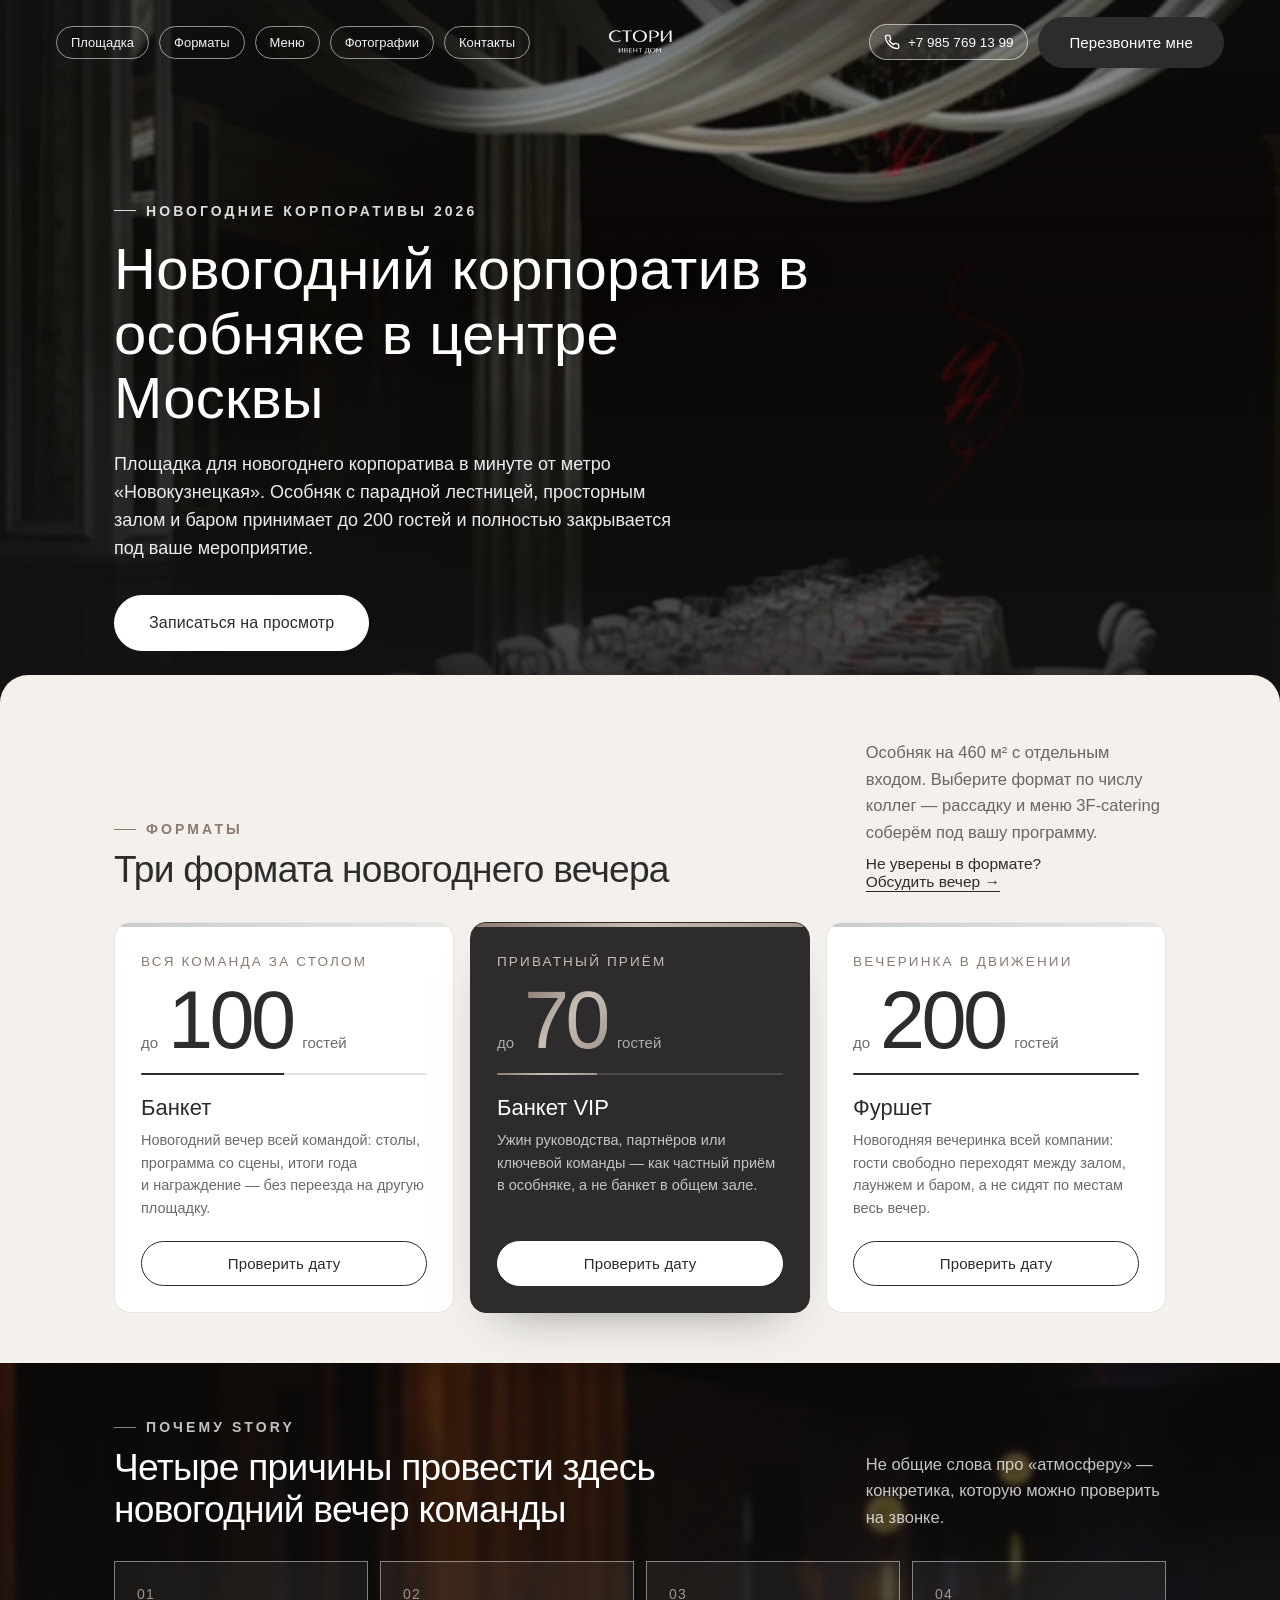
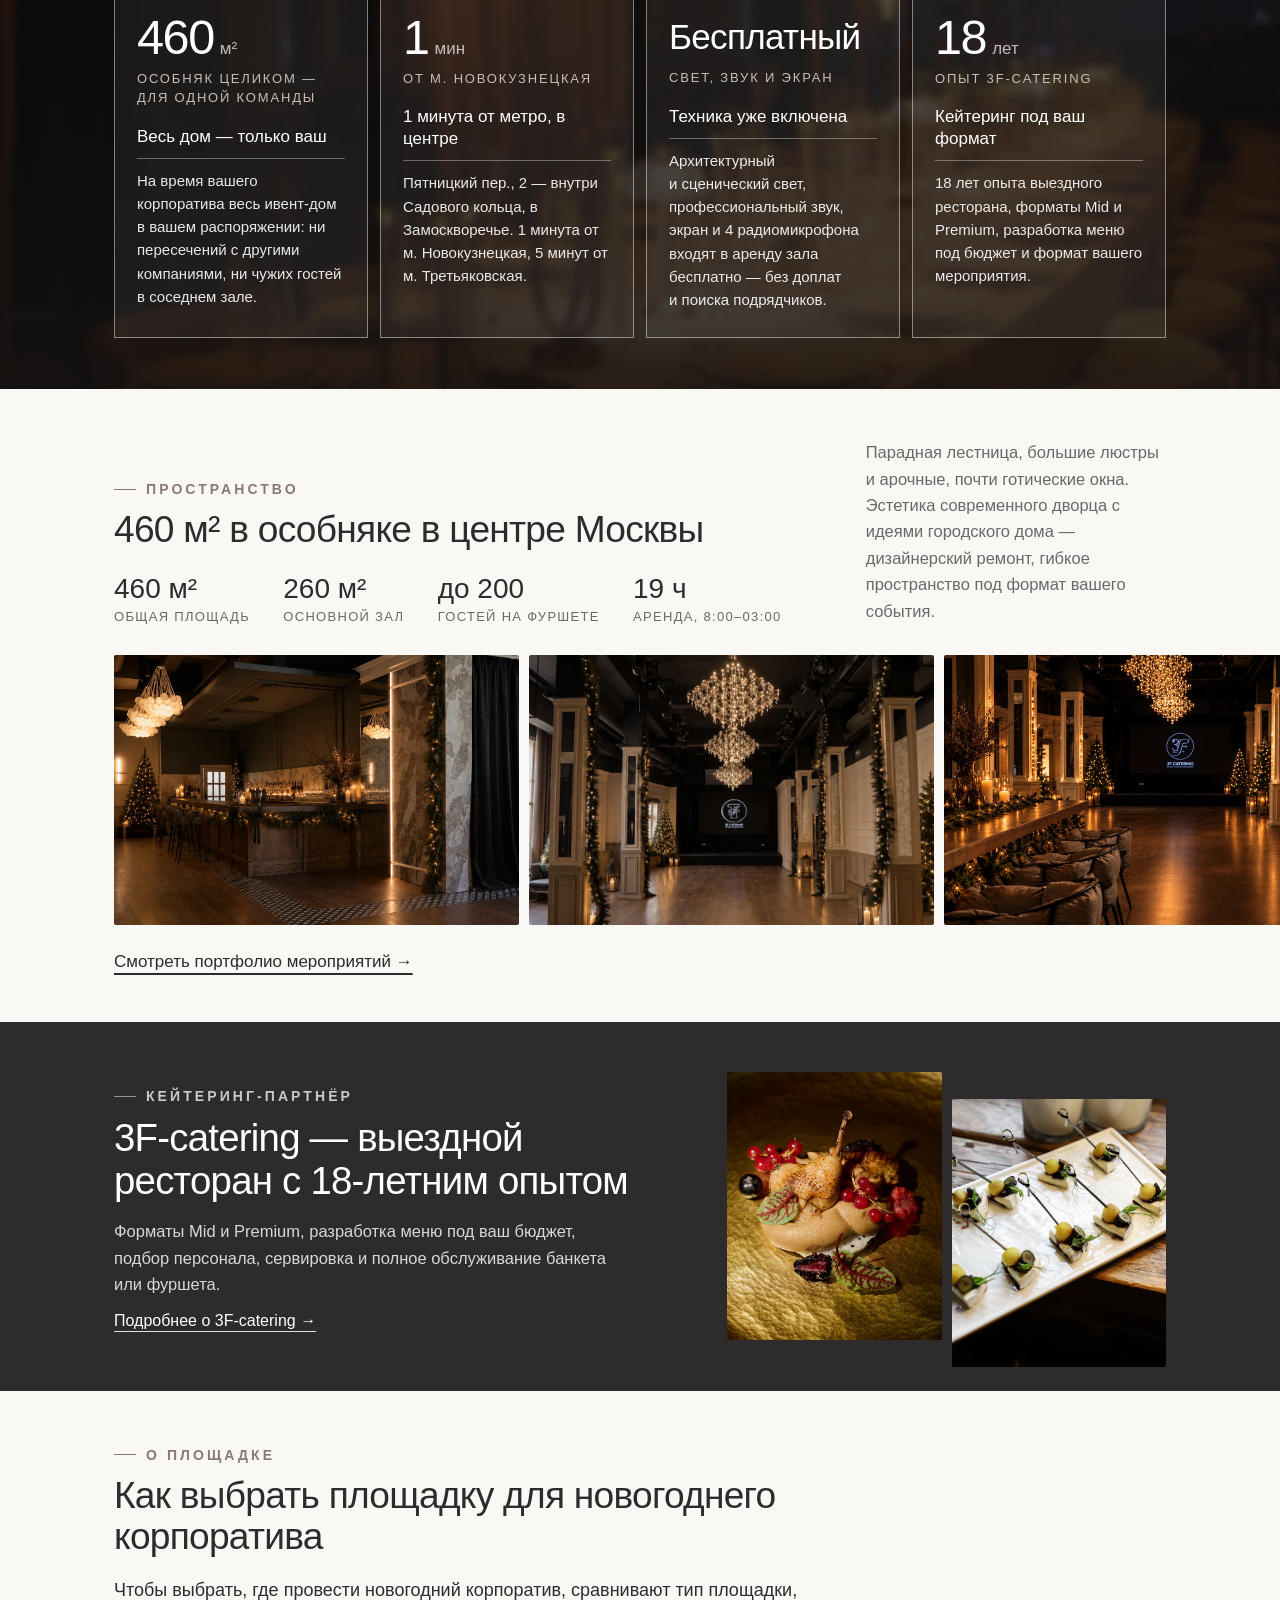
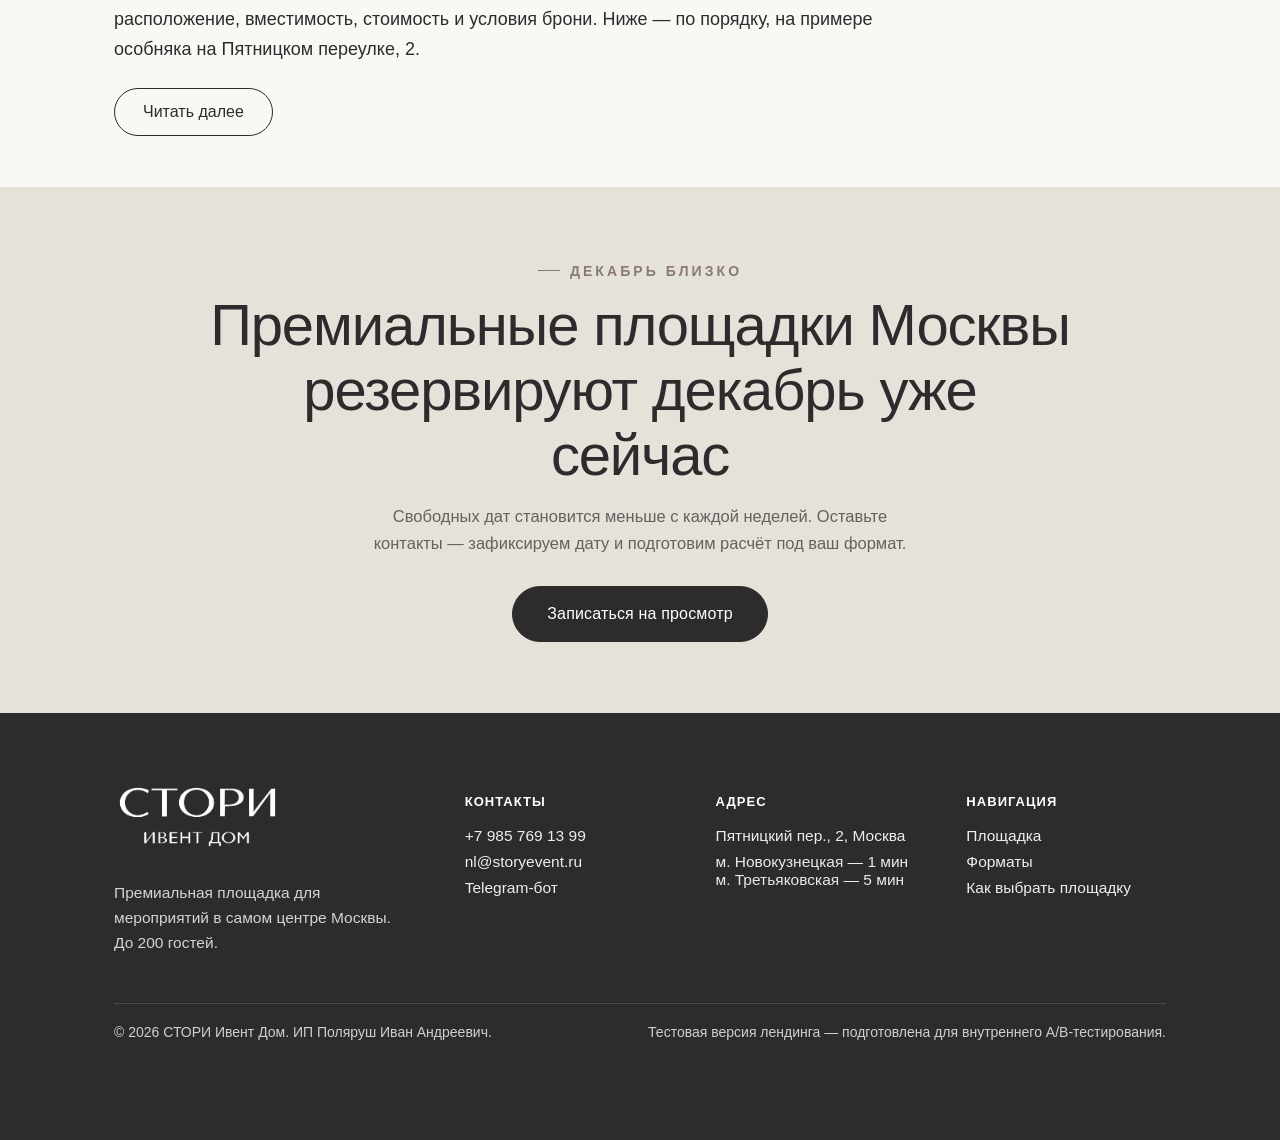
<file: index.html>
<!DOCTYPE html>
<html lang="ru">
<head>
<meta charset="UTF-8">
<meta name="viewport" content="width=device-width, initial-scale=1, viewport-fit=cover">
<title>Новогодний корпоратив в Story Event Hall — площадка в центре Москвы</title>
<meta name="description" content="Новогодний корпоратив в особняке у м. Новокузнецкая: банкет до 100, VIP до 70, фуршет до 200 гостей. Весь дом — только для вашей команды. Запись на просмотр.">
<meta property="og:title" content="Новогодний корпоратив в Story Event Hall">
<meta property="og:description" content="Премиальная площадка в центре Москвы для новогодних корпоративов. До 200 гостей, техника включена, прозрачная смета.">
<meta property="og:type" content="website">
<meta property="og:locale" content="ru_RU">
<meta property="og:site_name" content="СТОРИ Ивент Дом">
<meta property="og:url" content="https://trapanuer-ww.github.io/story-eventhome-ny-v1/">
<meta property="og:image" content="https://trapanuer-ww.github.io/story-eventhome-ny-v1/assets/img/hero-poster.jpg">
<meta property="og:image:width" content="1920">
<meta property="og:image:height" content="1080">
<meta property="og:image:alt" content="Особняк Story Event Hall в центре Москвы — зал для новогоднего корпоратива">
<meta name="twitter:card" content="summary_large_image">
<meta name="robots" content="noindex">
<link rel="icon" href="data:,">
<link rel="preload" as="video" href="assets/video/hero-mobile.mp4" type="video/mp4" media="(max-width: 760px)">
<link rel="preconnect" href="https://fonts.googleapis.com">
<link rel="preconnect" href="https://fonts.gstatic.com" crossorigin>
<link rel="stylesheet" href="https://fonts.googleapis.com/css2?family=Inter:wght@400;500;600&display=swap">
<link rel="stylesheet" href="css/style.css">
<link rel="stylesheet" href="css/b24-forms.css">
<noscript>
  <style>
    .hero-intro{ display:none !important; }
    .hero-inner{ opacity:1 !important; transform:none !important; pointer-events:auto !important; }
  </style>
</noscript>
</head>
<body>

<a class="skip-link" href="#main">Перейти к содержанию</a>

<!-- ================= HEADER ================= -->
<header class="site-header" id="siteHeader">
  <div class="header-grid">
    <!-- Гамбургер: только ниже 1180px, где .main-nav скрыта -->
    <button class="nav-burger" id="navBurger" type="button" aria-label="Меню" aria-expanded="false" aria-controls="mobileNav">
      <span></span><span></span><span></span>
    </button>
    <nav class="main-nav" aria-label="Основная навигация">
      <ul>
        <li><a class="nav-link" href="#space" data-track-nav="space">Площадка</a></li>
        <li><a class="nav-link" href="#formats" data-track-nav="formats">Форматы</a></li>
        <li><a class="nav-link" href="#catering" data-track-nav="menu">Меню</a></li>
        <li><a class="nav-link" href="#gallery" data-track-nav="cases">Фотографии</a></li>
        <li><a class="nav-link" href="#contacts" data-track-nav="contacts">Контакты</a></li>
      </ul>
    </nav>

    <div class="header-right-group">
      <div class="header-right">
        <a class="phone-link" href="tel:+79857691399" data-track="phone_click" data-track-place="header">
          <svg viewBox="0 0 24 24" fill="none" stroke="currentColor" stroke-width="2"><path d="M22 16.92v3a2 2 0 0 1-2.18 2 19.79 19.79 0 0 1-8.63-3.07 19.5 19.5 0 0 1-6-6 19.79 19.79 0 0 1-3.07-8.67A2 2 0 0 1 4.11 2h3a2 2 0 0 1 2 1.72c.127.96.361 1.903.7 2.81a2 2 0 0 1-.45 2.11L8.09 9.91a16 16 0 0 0 6 6l1.27-1.27a2 2 0 0 1 2.11-.45c.907.339 1.85.573 2.81.7A2 2 0 0 1 22 16.92z"/></svg>
          <span>+7 985 769 13 99</span>
        </a>
        <button class="btn btn-primary" data-open-form data-form-preset="callback" data-track="callback_open" data-track-place="header">Перезвоните мне</button>
      </div>

      <a href="https://storyevent.ru/" class="logo" aria-label="СТОРИ Ивент Дом — на сайт storyevent.ru">
        <img src="assets/img/2.png" alt="СТОРИ Ивент Дом" width="72" height="40">
      </a>
    </div>
  </div>

  <!-- Мобильное меню: те же пункты, что в .main-nav, плюс телефон -->
  <nav class="mobile-nav" id="mobileNav" aria-label="Меню" hidden>
    <ul>
      <li><a href="#space" data-track-nav="space">Площадка</a></li>
      <li><a href="#formats" data-track-nav="formats">Форматы</a></li>
      <li><a href="#catering" data-track-nav="menu">Меню</a></li>
      <li><a href="#gallery" data-track-nav="cases">Фотографии</a></li>
      <li><a href="#contacts" data-track-nav="contacts">Контакты</a></li>
    </ul>
    <a class="mobile-nav-phone" href="tel:+79857691399" data-track="phone_click" data-track-place="mobile_menu">
      <svg viewBox="0 0 24 24" fill="none" stroke="currentColor" stroke-width="2"><path d="M22 16.92v3a2 2 0 0 1-2.18 2 19.79 19.79 0 0 1-8.63-3.07 19.5 19.5 0 0 1-6-6 19.79 19.79 0 0 1-3.07-8.67A2 2 0 0 1 4.11 2h3a2 2 0 0 1 2 1.72c.127.96.361 1.903.7 2.81a2 2 0 0 1-.45 2.11L8.09 9.91a16 16 0 0 0 6 6l1.27-1.27a2 2 0 0 1 2.11-.45c.907.339 1.85.573 2.81.7A2 2 0 0 1 22 16.92z"/></svg>
      +7 985 769 13 99
    </a>
  </nav>
</header>

<main id="main">

  <!-- ================= HERO ================= -->
  <section class="hero" id="hero" data-section="hero">
    <div class="hero-media">
      <video id="heroVideo" autoplay muted loop playsinline preload="auto" poster="assets/img/hero-poster.jpg" aria-hidden="true">
        <source src="assets/video/hero-mobile.mp4" type="video/mp4" media="(max-width: 760px)">
        <source src="assets/video/hero.mp4" type="video/mp4">
      </video>
    </div>
    <div class="hero-overlay"></div>
    <div class="hero-intro" id="heroIntro" aria-hidden="true">
      <span class="hero-intro-word" id="heroIntroWord">Story</span>
    </div>
    <div class="hero-content">
      <div class="container">
        <div class="hero-inner">
          <p class="eyebrow hero-eyebrow">Новогодние корпоративы 2026</p>
          <h1 class="hero-title" id="heroTitle" data-hook-moderate="Новогодний корпоратив в особняке в центре Москвы" data-hook-literary="Ощущение собственного особняка в центре Москвы — для новогоднего вечера вашей команды">Новогодний корпоратив в особняке в центре Москвы</h1>
          <p class="hero-body">Площадка для новогоднего корпоратива в&nbsp;минуте от&nbsp;метро «Новокузнецкая». Особняк с&nbsp;парадной лестницей, просторным залом и&nbsp;баром принимает до&nbsp;200 гостей и&nbsp;полностью закрывается под ваше мероприятие.</p>
          <div class="hero-actions">
            <button class="btn btn-light btn-lg" data-open-form data-form-preset="viewing" data-track="viewing_open" data-track-place="hero">Записаться на просмотр</button>
          </div>
        </div>
      </div>
    </div>
  </section>

  <!-- ================= FORMATS (компактная сцена: ~65% окна) ================= -->
  <section class="sc sc--sheet sc--alt" id="formats" data-section="formats">
    <div class="container">
      <div class="sc-head">
        <div>
          <p class="eyebrow rv">Форматы</p>
          <h2 class="sc-title rv">Три формата новогоднего вечера</h2>
        </div>
        <div class="sc-side rv">
          <p class="sc-lead">Особняк на&nbsp;460&nbsp;м² с&nbsp;отдельным входом. Выберите формат по&nbsp;числу коллег&nbsp;— рассадку и&nbsp;меню 3F-catering соберём под вашу программу.</p>
          <p class="fmt-help">Не&nbsp;уверены в&nbsp;формате? <button type="button" data-open-form data-form-preset="unsure" data-track="format_cta_click" data-track-place="formats_unsure">Обсудить вечер&nbsp;→</button></p>
        </div>
      </div>
      <ul class="fmt-grid rv">
        <li class="fmt-card">
          <div class="fmt-line" aria-hidden="true"></div>
          <div class="fmt-body">
            <p class="fmt-role">Вся команда за&nbsp;столом</p>
            <p class="fmt-cap"><span class="fmt-pre">до</span><span class="fmt-num">100</span><span class="fmt-unit">гостей</span></p>
            <div class="fmt-scale" style="--fill:50%" aria-hidden="true"><i></i></div>
            <h3 class="fmt-name">Банкет</h3>
            <p class="fmt-text">Новогодний вечер всей командой: столы, программа со&nbsp;сцены, итоги года и&nbsp;награждение&nbsp;— без переезда на&nbsp;другую площадку.</p>
            <button type="button" class="fmt-cta" data-open-form data-form-preset="banquet" data-track="format_cta_click" data-track-place="formats_banquet">Проверить дату</button>
          </div>
        </li>
        <li class="fmt-card fmt-card--vip">
          <div class="fmt-line" aria-hidden="true"></div>
          <div class="fmt-body">
            <p class="fmt-role">Приватный приём</p>
            <p class="fmt-cap"><span class="fmt-pre">до</span><span class="fmt-num">70</span><span class="fmt-unit">гостей</span></p>
            <div class="fmt-scale" style="--fill:35%" aria-hidden="true"><i></i></div>
            <h3 class="fmt-name">Банкет VIP</h3>
            <p class="fmt-text">Ужин руководства, партнёров или ключевой команды&nbsp;— как частный приём в&nbsp;особняке, а&nbsp;не&nbsp;банкет в&nbsp;общем зале.</p>
            <button type="button" class="fmt-cta" data-open-form data-form-preset="vip" data-track="format_cta_click" data-track-place="formats_vip">Проверить дату</button>
          </div>
        </li>
        <li class="fmt-card">
          <div class="fmt-line" aria-hidden="true"></div>
          <div class="fmt-body">
            <p class="fmt-role">Вечеринка в&nbsp;движении</p>
            <p class="fmt-cap"><span class="fmt-pre">до</span><span class="fmt-num">200</span><span class="fmt-unit">гостей</span></p>
            <div class="fmt-scale" style="--fill:100%" aria-hidden="true"><i></i></div>
            <h3 class="fmt-name">Фуршет</h3>
            <p class="fmt-text">Новогодняя вечеринка всей компании: гости свободно переходят между залом, лаунжем и&nbsp;баром, а&nbsp;не&nbsp;сидят по&nbsp;местам весь вечер.</p>
            <button type="button" class="fmt-cta" data-open-form data-form-preset="buffet" data-track="format_cta_click" data-track-place="formats_buffet">Проверить дату</button>
          </div>
        </li>
      </ul>
    </div>
  </section>

  <!-- ================= WHY (компактная сцена: ~65% окна) ================= -->
  <section class="sc sc--dark why" id="why" data-section="why">
    <div class="why-bg" aria-hidden="true">
      <img src="assets/img/story-space-bg.webp" alt="" loading="lazy">
    </div>
    <div class="container">
      <div class="sc-head">
        <div>
          <p class="eyebrow rv">Почему Story</p>
          <h2 class="sc-title rv">Четыре причины провести здесь новогодний вечер команды</h2>
        </div>
        <p class="sc-lead rv">Не общие слова про «атмосферу» — конкретика, которую можно проверить на звонке.</p>
      </div>
      <div class="why-grid rv">
        <article class="why-card">
          <div class="why-top"><span class="num">01</span><div class="why-stat"><span class="why-stat-val">460</span><span class="why-stat-unit">м²</span></div></div>
          <div class="why-stat-lab">особняк целиком — для одной команды</div>
          <h3>Весь дом — только ваш</h3>
          <p>На время вашего корпоратива весь ивент-дом в вашем распоряжении: ни пересечений с другими компаниями, ни чужих гостей в соседнем зале.</p>
        </article>
        <article class="why-card">
          <div class="why-top"><span class="num">02</span><div class="why-stat"><span class="why-stat-val">1</span><span class="why-stat-unit">мин</span></div></div>
          <div class="why-stat-lab">от м. Новокузнецкая</div>
          <h3>1 минута от метро, в центре</h3>
          <p>Пятницкий пер., 2 — внутри Садового кольца, в Замоскворечье. 1 минута от м. Новокузнецкая, 5 минут от м. Третьяковская.</p>
        </article>
        <article class="why-card">
          <div class="why-top"><span class="num">03</span><div class="why-stat"><span class="why-stat-val why-stat-val--word">Бесплатный</span></div></div>
          <div class="why-stat-lab">свет, звук и экран</div>
          <h3>Техника уже включена</h3>
          <p>Архитектурный и&nbsp;сценический свет, профессиональный звук, экран и&nbsp;4&nbsp;радиомикрофона входят в&nbsp;аренду зала бесплатно&nbsp;— без доплат и&nbsp;поиска подрядчиков.</p>
        </article>
        <article class="why-card">
          <div class="why-top"><span class="num">04</span><div class="why-stat"><span class="why-stat-val">18</span><span class="why-stat-unit">лет</span></div></div>
          <div class="why-stat-lab">опыт 3F-catering</div>
          <h3>Кейтеринг под ваш формат</h3>
          <p>18 лет опыта выездного ресторана, форматы Mid и Premium, разработка меню под бюджет и формат вашего мероприятия.</p>
        </article>
      </div>
    </div>
  </section>

  <!-- ================= SPACE (компактная сцена: ~70% окна, лента с подглядыванием) ================= -->
  <section class="sc sc--light" id="space" data-section="space">
    <div class="container">
      <div class="sc-head">
        <div>
          <p class="eyebrow rv">Пространство</p>
          <h2 class="sc-title rv">460 м² в особняке в центре Москвы</h2>
          <ul class="space-meta rv">
            <li><b>460 м²</b><span>Общая площадь</span></li>
            <li><b>260 м²</b><span>Основной зал</span></li>
            <li><b>до 200</b><span>Гостей на фуршете</span></li>
            <li><b>19 ч</b><span>Аренда, 8:00–03:00</span></li>
          </ul>
        </div>
        <p class="sc-lead rv">Парадная лестница, большие люстры и арочные, почти готические окна. Эстетика современного дворца с идеями городского дома — дизайнерский ремонт, гибкое пространство под формат вашего события.</p>
      </div>
    </div>
    <div class="gallery-track rv" id="gallery" tabindex="0" aria-label="Фотографии пространства, листайте по горизонтали">
        <a href="assets/img/ny-bar-optimized.webp" data-lightbox><img src="assets/img/ny-bar-optimized.webp" alt="Барная зона в новогоднем оформлении" loading="lazy" width="540" height="360"></a>
        <a href="assets/img/ny-glavny-zal-optimized.webp" data-lightbox><img src="assets/img/ny-glavny-zal-optimized.webp" alt="Главный зал с люстрами и экраном" loading="lazy" width="540" height="360"></a>
        <a href="assets/img/ny-barnaya-zona-optimized.webp" data-lightbox><img src="assets/img/ny-barnaya-zona-optimized.webp" alt="Барная стойка и кресла, вид на сцену" loading="lazy" width="540" height="360"></a>
        <a href="assets/img/ny-vhod-elka-optimized.webp" data-lightbox><img src="assets/img/ny-vhod-elka-optimized.webp" alt="Вход в зал, ёлка с подарками" loading="lazy" width="540" height="360"></a>
        <a href="assets/img/ny-kamin-optimized.webp" data-lightbox><img src="assets/img/ny-kamin-optimized.webp" alt="Камин и зона отдыха у окна" loading="lazy" width="540" height="360"></a>
        <a href="assets/img/ny-arochnoe-okno-optimized.webp" data-lightbox><img src="assets/img/ny-arochnoe-okno-optimized.webp" alt="Арочное окно с кованой решёткой" loading="lazy" width="540" height="360"></a>
        <a href="assets/img/ny-terrasa-optimized.webp" data-lightbox><img src="assets/img/ny-terrasa-optimized.webp" alt="Выход на террасу, зимний вид во двор" loading="lazy" width="540" height="360"></a>
    </div>
    <div class="container">
      <p class="sp-more rv"><a class="sp-link" href="https://storyevent.ru/portfolio/" target="_blank" rel="noopener">Смотреть портфолио мероприятий →</a></p>
    </div>
  </section>

  <!-- ================= CATERING (компактная сцена: ~50% окна) ================= -->
  <section class="sc sc--dark" id="catering" data-section="catering">
    <div class="container">
      <div class="cat-grid">
        <div class="cat-copy">
          <p class="eyebrow rv">Кейтеринг-партнёр</p>
          <h2 class="sc-title rv">3F-catering — выездной ресторан с 18-летним опытом</h2>
          <p class="cat-text rv">Форматы Mid и Premium, разработка меню под ваш бюджет, подбор персонала, сервировка и полное обслуживание банкета или фуршета.</p>
          <p class="rv"><a class="cat-link" href="https://3f-catering.ru/" target="_blank" rel="noopener">Подробнее о 3F-catering →</a></p>
        </div>
        <div class="cat-photos rv">
          <img src="assets/img/menu-banket-optimized.webp" alt="Банкетное меню" loading="lazy" width="300" height="400">
          <img src="assets/img/menu-furshet-optimized.webp" alt="Фуршетное меню" loading="lazy" width="300" height="400">
        </div>
      </div>
    </div>
  </section>

  <!-- ================= GUIDE: SEO-блок «Как выбрать площадку» (вводный абзац + «Читать далее», текст целиком в HTML) ================= -->
  <section class="sc sc--light gd" id="guide" data-section="guide" aria-labelledby="guideTitle">
    <div class="container">
      <div class="gd-head">
        <p class="eyebrow rv">О площадке</p>
        <h2 class="sc-title rv" id="guideTitle">Как выбрать площадку для новогоднего корпоратива</h2>
        <p class="gd-intro rv">Чтобы выбрать, где провести новогодний корпоратив, сравнивают тип площадки, расположение, вместимость, стоимость и&nbsp;условия брони. Ниже&nbsp;— по&nbsp;порядку, на&nbsp;примере особняка на&nbsp;Пятницком переулке, 2.</p>
      </div>
      <details class="gd-more rv">
        <summary><span class="gd-open">Читать далее</span><span class="gd-close">Свернуть</span></summary>
        <div class="gd-body">
          <h3>Где провести новогодний корпоратив</h3>
          <p>Обычно выбирают из&nbsp;трёх вариантов: ресторан, банкетный зал или отдельная площадка. В&nbsp;ресторане обычно проще с&nbsp;едой, но не&nbsp;всегда можно закрыть зал целиком. Банкетный зал даёт больше места под программу и&nbsp;сцену. Отдельная площадка, как наш особняк, на&nbsp;вечер целиком достаётся одной компании: не&nbsp;нужно оглядываться на&nbsp;чужих гостей, можно выступать со&nbsp;сцены и&nbsp;свободно ходить между залами. Выбор зависит от&nbsp;числа гостей, программы и&nbsp;от&nbsp;того, насколько важна закрытость вечера.</p>

          <h3>Корпоратив в центре Москвы</h3>
          <p>Особняк стоит на&nbsp;Пятницком переулке, 2, в&nbsp;Замоскворечье, внутри Садового кольца. От&nbsp;метро «Новокузнецкая»&nbsp;— 1 минута пешком, от&nbsp;«Третьяковской»&nbsp;— 5 минут. Это удобно, если гости едут после работы: до&nbsp;зала можно дойти от&nbsp;метро пешком.</p>

          <h3>Сколько стоит корпоратив</h3>
          <p>Стоимость складывается из&nbsp;двух частей: аренды зала и&nbsp;кейтеринга. Аренда зависит от&nbsp;дня недели: с&nbsp;воскресенья по&nbsp;среду она ниже, чем в&nbsp;остальные дни. Кейтеринг считается за&nbsp;каждого гостя и&nbsp;зависит от&nbsp;формата (банкет или фуршет) и&nbsp;уровня меню: у&nbsp;партнёра 3F-catering это Mid и&nbsp;Premium. Звук, экран 3520&nbsp;×&nbsp;2080 и&nbsp;4&nbsp;микрофона уже входят в&nbsp;аренду. Итоговая сумма зависит от&nbsp;даты, числа гостей и&nbsp;меню, поэтому точный расчёт мы делаем под ваш формат.</p>

          <h3>Банкетный зал для корпоратива: на что смотреть</h3>
          <p>Сначала проверьте вместимость именно в&nbsp;вашем формате: у&nbsp;нас банкет рассчитан на&nbsp;100 гостей, VIP-ужин&nbsp;— на&nbsp;70, фуршет&nbsp;— на&nbsp;200. Общая площадь особняка&nbsp;— 460&nbsp;м², основной зал&nbsp;— 260&nbsp;м². Для программы со&nbsp;сцены важны звук, экран и&nbsp;микрофоны: они уже в&nbsp;аренде. На&nbsp;просмотре стоит попросить показать, как расставят столы и&nbsp;где будет сцена.</p>

          <h3>Площадка на новогодний корпоратив: что проверить до брони</h3>
          <p>Уточните даты: свободные дни в&nbsp;декабре зависят от&nbsp;того, как рано вы обратились, а&nbsp;цена&nbsp;— от&nbsp;дня недели. Узнайте, сколько времени даётся на&nbsp;аренду: у&nbsp;нас 19 часов, с&nbsp;8:00 до&nbsp;03:00, в&nbsp;них входят подготовка и&nbsp;сам вечер. Спросите, будет ли в&nbsp;доме кто-то ещё: в&nbsp;день вашего праздника у&nbsp;нас нет других компаний и&nbsp;чужих гостей, вход в&nbsp;особняк отдельный. И&nbsp;выясните, кто готовит еду: меню ведёт партнёр 3F-catering, на&nbsp;рынке 18 лет, он&nbsp;же присылает официантов и&nbsp;накрывает столы.</p>

          <p class="gd-cta"><button type="button" class="btn btn-primary" data-open-form data-form-preset="viewing" data-track="viewing_open" data-track-place="guide">Записаться на просмотр</button></p>
        </div>
      </details>
    </div>
  </section>

  <!-- ================= FINAL CTA (компактная сцена: ~55% окна) ================= -->
  <section class="sc sc--sand sc--final" id="final" data-section="final">
    <div class="container">
      <p class="eyebrow rv">Декабрь близко</p>
      <h2 class="sc-title sc-title--xl rv">Премиальные площадки Москвы резервируют декабрь уже сейчас</h2>
      <p class="sc-lead rv">Свободных дат становится меньше с каждой неделей. Оставьте контакты — зафиксируем дату и подготовим расчёт под ваш формат.</p>
      <div class="sc-actions rv">
        <button class="btn btn-primary btn-lg" data-open-form data-form-preset="viewing" data-track="viewing_open" data-track-place="final">Записаться на просмотр</button>
      </div>
    </div>
  </section>

</main>

<!-- ================= FOOTER ================= -->
<footer class="site-footer" id="contacts" data-section="footer">
  <div class="container">
    <div class="footer-grid">
      <div class="footer-col logo">
        <img src="assets/img/1.png" alt="СТОРИ Ивент Дом" width="3544" height="1981">
        <p class="footer-tag">Премиальная площадка для мероприятий в самом центре Москвы. До 200 гостей.</p>
      </div>
      <div class="footer-col">
        <h4>Контакты</h4>
        <a href="tel:+79857691399" data-track="phone_click" data-track-place="footer">+7 985 769 13 99</a>
        <a href="mailto:nl@storyevent.ru">nl@storyevent.ru</a>
        <a href="https://t.me/StoryEvent_bot?start=story_site" target="_blank" rel="noopener">Telegram-бот</a>
      </div>
      <div class="footer-col">
        <h4>Адрес</h4>
        <a href="https://yandex.ru/maps/?text=Москва, Пятницкий переулок, 2" target="_blank" rel="noopener">Пятницкий пер., 2, Москва</a>
        <p style="padding:4px 0;">м.&nbsp;Новокузнецкая&nbsp;— 1&nbsp;мин<br>м.&nbsp;Третьяковская&nbsp;— 5&nbsp;мин</p>
      </div>
      <div class="footer-col">
        <h4>Навигация</h4>
        <a href="#space">Площадка</a>
        <a href="#formats">Форматы</a>
        <a href="#guide">Как выбрать площадку</a>
      </div>
    </div>
    <div class="footer-bottom">
      <span>© 2026 СТОРИ Ивент Дом. ИП Поляруш Иван Андреевич.</span>
      <span>Тестовая версия лендинга — подготовлена для внутреннего A/B-тестирования.</span>
    </div>
  </div>
</footer>

<!-- ================= STICKY MOBILE CTA ================= -->
<div class="sticky-cta" id="stickyCta">
  <a class="btn btn-secondary" href="tel:+79857691399" data-track="phone_click" data-track-place="sticky" aria-label="Позвонить">
    <svg viewBox="0 0 24 24" width="18" height="18" fill="none" stroke="currentColor" stroke-width="2"><path d="M22 16.92v3a2 2 0 0 1-2.18 2 19.79 19.79 0 0 1-8.63-3.07 19.5 19.5 0 0 1-6-6 19.79 19.79 0 0 1-3.07-8.67A2 2 0 0 1 4.11 2h3a2 2 0 0 1 2 1.72c.127.96.361 1.903.7 2.81a2 2 0 0 1-.45 2.11L8.09 9.91a16 16 0 0 0 6 6l1.27-1.27a2 2 0 0 1 2.11-.45c.907.339 1.85.573 2.81.7A2 2 0 0 1 22 16.92z"/></svg>
  </a>
  <button class="btn btn-primary" data-open-form data-form-preset="viewing" data-track="viewing_open" data-track-place="sticky_mobile">Записаться на просмотр</button>
</div>

<!-- ================= FORM MODAL (Битрикс24, CRM-форма №7) ================= -->
<div class="modal-overlay" id="formOverlay" role="dialog" aria-modal="true" aria-labelledby="formTitle">
  <div class="modal modal-callback">
    <div class="modal-head">
      <div>
        <h2 id="formTitle">Запись на просмотр</h2>
        <p class="modal-sub" id="formSub">Оставьте имя и телефон — согласуем удобное время, чтобы показать особняк.</p>
      </div>
      <button class="modal-close" id="formClose" aria-label="Закрыть">
        <svg viewBox="0 0 24 24" fill="none" stroke="currentColor" stroke-width="2"><line x1="18" y1="6" x2="6" y2="18"/><line x1="6" y1="6" x2="18" y2="18"/></svg>
      </button>
    </div>

    <div class="story-b24 story-b24--ny" data-story-b24="ny-netlify">
<script data-b24-form="inline/7/5yo7ku" data-skip-moving="true">
(function(w,d,u){var s=d.createElement('script');s.async=true;s.src=u+'?'+(Date.now()/180000|0);var h=d.getElementsByTagName('script')[0];h.parentNode.insertBefore(s,h);})(window,document,'https://cdn-ru.bitrix24.ru/b36260438/crm/form/loader_7.js');
</script>
    </div>
  </div>
</div>

<script src="js/main.js" defer></script>
</body>
</html>
</file>
<file: css/style.css>
/* ==========================================================================
   Story.Eventhome — Новогодние корпоративы 2026
   Палитра взята из живого сайта storyevent.ru (реальные hex из CSS главной):
   #2D2B2C ink · #A0958C taupe · #8A7A72 taupe-dark · #8A9691 sage
   #E5E2DA sand · #C8BEB5 sand-2 · #C8CCC9 mist · #FFFFFF
   ========================================================================== */

:root{
  --ink:#2D2B2C;
  --ink-70: rgba(45,43,44,.7);
  --ink-50: rgba(45,43,44,.5);
  --taupe:#A0958C;
  --taupe-dark:#8A7A72;
  --sage:#8A9691;
  --sand:#E5E2DA;
  --sand-2:#C8BEB5;
  --mist:#C8CCC9;
  --white:#FFFFFF;
  --cream:#FAF8F5;
  /* На живом storyevent.ru почти все блоки светлые/белые, тёплый бежевый —
     это акцент (кнопки/текст/обводка), а не фон целой секции. Поэтому
     .section-alt — едва заметный оттенок белого, а не насыщенный крем. */
  --panel:#F4F1EC;

  --font-display: "Helvetica Neue", Helvetica, Arial, sans-serif;
  --font-body: "Helvetica Neue", -apple-system, BlinkMacSystemFont, "Segoe UI", Roboto, Helvetica, Arial, sans-serif;

  --container: 1180px;
  --radius: 2px;
  --radius-btn: 999px;
  --gutter: clamp(20px, 5vw, 64px);
  --header-h: 84px;

  --ease: cubic-bezier(.4,0,.2,1);
}
*,*::before,*::after{ box-sizing:border-box; }
html{ scroll-behavior:smooth; }
body{
  margin:0;
  font-family:var(--font-body);
  font-weight:300;
  color:var(--ink);
  background:var(--cream);
  -webkit-font-smoothing:antialiased;
  overflow-x:hidden;
}
img{ max-width:100%; display:block; }
a{ color:inherit; text-decoration:none; }
button{ font-family:inherit; cursor:pointer; }
ul{ margin:0; padding:0; list-style:none; }
h1,h2,h3,p{ margin:0; }
h1,h2,h3{ font-family:var(--font-body); font-weight:300; }
.container{ max-width:var(--container); margin:0 auto; padding:0 var(--gutter); }
[hidden]{ display:none !important; }
/* ---------- Skip link ---------- */
.skip-link{
  position:absolute; left:-999px; top:0; z-index:1000;
  background:var(--ink); color:var(--white); padding:10px 16px;
}
.skip-link:focus{ left:8px; top:8px; }
/* ---------- Eyebrow / labels ---------- */
.eyebrow{
  display:inline-flex; align-items:center; gap:10px;
  font-size:14px; letter-spacing:.22em; text-transform:uppercase;
  font-weight:600; color:var(--taupe-dark);
}
.eyebrow::before{
  content:""; width:22px; height:1px; background:var(--taupe-dark);
}
/* ---------- Buttons ---------- */
.btn{
  display:inline-flex; align-items:center; justify-content:center; gap:8px;
  padding:16px 30px; font-size:15px; font-weight:500; letter-spacing:.01em;
  border-radius:var(--radius-btn); border:1px solid transparent;
  transition:background .25s var(--ease), color .25s var(--ease), border-color .25s var(--ease), transform .15s var(--ease);
  white-space:nowrap;
}
.btn:active{ transform:scale(.98); }
.btn-primary{ background:var(--ink); color:var(--white); border-color:var(--ink); }
.btn-primary:hover{ background:var(--taupe-dark); border-color:var(--taupe-dark); }
.btn-secondary{ background:transparent; color:var(--ink); border-color:var(--ink); }
.btn-secondary:hover{ background:var(--ink); color:var(--white); }
.btn-light{ background:var(--white); color:var(--ink); border-color:var(--white); }
.btn-light:hover{ background:var(--sand); border-color:var(--sand); }
.btn-lg{ padding:18px 34px; font-size:16px; }
/* ---------- Header ---------- */
.site-header{
  position:fixed; top:0; left:0; right:0; z-index:200;
  height:var(--header-h);
  display:flex; align-items:center;
  transition:background .35s var(--ease), box-shadow .35s var(--ease), height .25s var(--ease);
}
/* Мобильная база (<1180px, поведение не меняем): логотип по центру, CTA
   справа, .header-right-group становится "прозрачной" (display:contents),
   чтобы вложенные .header-right и .logo встали как обычные grid-элементы
   в 2-й/3-й колонки — независимо от их порядка в разметке. */
.header-grid{
  display:grid; grid-template-columns:1fr auto 1fr; align-items:center;
  width:100%; height:100%; gap:12px; padding:0 var(--gutter);
}
.header-right-group{ display:contents; }
.site-header.is-scrolled{
  height:68px;
  background:rgba(250,248,245,.92);
  -webkit-backdrop-filter:blur(10px);
  backdrop-filter:blur(10px);
  box-shadow:0 1px 0 rgba(45,43,44,.08);
}
.site-header .logo{ display:flex; align-items:center; gap:10px; flex-shrink:0; grid-column:2; grid-row:1; justify-self:center; }
.site-header .logo img{ height:40px; width:auto; filter:brightness(0) invert(1); transition:filter .35s var(--ease); }
.site-header.is-scrolled .logo img{ filter:none; }

.main-nav{ display:none; grid-column:1; grid-row:1; justify-self:start; min-width:0; }
.main-nav ul{ display:flex; gap:10px; flex-wrap:nowrap; }
.nav-link{
  padding:8px 14px; font-size:13px; font-weight:400; color:rgba(255,255,255,.95);
  border:1px solid rgba(255,255,255,.55); border-radius:var(--radius-btn); background:transparent;
  white-space:nowrap;
  transition:background .25s var(--ease), color .25s var(--ease), border-color .25s var(--ease);
}
.nav-link:hover{ background:rgba(255,255,255,.14); border-color:var(--white); }
.site-header.is-scrolled .nav-link{ color:var(--ink-70); border-color:rgba(45,43,44,.3); }
.site-header.is-scrolled .nav-link:hover{ background:rgba(45,43,44,.06); color:var(--ink); border-color:var(--ink); }

.header-right{ display:flex; align-items:center; gap:10px; flex-shrink:0; grid-column:3; grid-row:1; justify-self:end; }
.phone-link{
  display:none; align-items:center; gap:8px; font-size:13.5px; font-weight:500;
  color:var(--white); padding:9px 14px; border-radius:var(--radius-btn); white-space:nowrap;
  border:1px solid rgba(255,255,255,.55); background:rgba(255,255,255,.12);
  transition:color .3s var(--ease), background .3s var(--ease), border-color .3s var(--ease);
}
.phone-link:hover{ background:rgba(255,255,255,.2); }
.site-header.is-scrolled .phone-link{ color:var(--ink); border-color:rgba(45,43,44,.25); background:rgba(45,43,44,.05); }
.site-header.is-scrolled .phone-link:hover{ background:rgba(45,43,44,.1); }
.phone-link svg{ width:16px; height:16px; flex-shrink:0; }

/* ---------- 3. Мобильное меню (гамбургер) ----------
   Ниже 1180px навигация .main-nav в прототипе просто скрыта, и перейти
   к разделам с телефона было нельзя. Кнопка встаёт в пустую левую колонку
   сетки шапки (логотип по центру, «Перезвоните мне» справа), по нажатию под
   шапкой раскрывается панель с теми же пунктами и телефоном. */
.nav-burger{
  grid-column:1; grid-row:1; justify-self:start;
  display:inline-flex; flex-direction:column; justify-content:center; gap:5px;
  width:44px; height:44px; padding:0 12px;
  border:1px solid rgba(255,255,255,.55); border-radius:var(--radius-btn);
  background:transparent; cursor:pointer;
  transition:background .25s var(--ease), border-color .25s var(--ease);
}
.nav-burger span{
  display:block; width:100%; height:1.5px; border-radius:2px; background:var(--white);
  transition:transform .25s var(--ease), opacity .2s var(--ease), background .25s var(--ease);
}
.nav-burger:hover{ background:rgba(255,255,255,.14); }
.site-header.is-scrolled .nav-burger,
.site-header.menu-open .nav-burger{ border-color:rgba(45,43,44,.3); }
.site-header.is-scrolled .nav-burger:hover,
.site-header.menu-open .nav-burger:hover{ background:rgba(45,43,44,.06); }
.site-header.is-scrolled .nav-burger span,
.site-header.menu-open .nav-burger span{ background:var(--ink); }
.nav-burger[aria-expanded="true"] span:nth-child(1){ transform:translateY(6.5px) rotate(45deg); }
.nav-burger[aria-expanded="true"] span:nth-child(2){ opacity:0; }
.nav-burger[aria-expanded="true"] span:nth-child(3){ transform:translateY(-6.5px) rotate(-45deg); }

/* открытое меню: шапка светлая, как после прокрутки */
.site-header.menu-open{
  background:rgba(250,248,245,.97);
  -webkit-backdrop-filter:blur(10px); backdrop-filter:blur(10px);
  box-shadow:0 1px 0 rgba(45,43,44,.08);
}
.site-header.menu-open .logo img{ filter:none; }

.mobile-nav{
  position:absolute; top:100%; left:0; right:0;
  max-height:calc(100vh - var(--header-h)); overflow-y:auto;
  padding:4px var(--gutter) 22px;
  background:#FAF8F5; border-top:1px solid rgba(45,43,44,.08);
  box-shadow:0 22px 30px -20px rgba(45,43,44,.35);
}
.mobile-nav ul{ list-style:none; margin:0; padding:0; }
.mobile-nav li a{
  display:block; padding:15px 0; font-size:17px; color:var(--ink);
  border-bottom:1px solid rgba(45,43,44,.08);
}
.mobile-nav li a:hover{ color:var(--taupe); }
.mobile-nav-phone{
  display:inline-flex; align-items:center; gap:10px; margin-top:18px;
  font-size:16px; font-weight:500; color:var(--ink);
}
.mobile-nav-phone svg{ width:18px; height:18px; flex-shrink:0; }

@media (min-width:1180px){
  .nav-burger, .mobile-nav{ display:none !important; }
}

/* burger-right: гамбургер справа, как в основной шапке сайта; «Перезвоните мне»
   уходит в левую колонку. Только ниже 1180px — на десктопе своя раскладка. */
@media (max-width:1179.98px){
  .site-header .nav-burger{ grid-column:3; justify-self:end; }
  .site-header .header-right{ grid-column:1; justify-self:start; }
}

/* ---------- Hero ---------- */
.hero{
  position:relative; min-height:100vh; min-height:calc(100svh - clamp(110px, 17svh, 170px)); display:flex; align-items:flex-end; /* на 1/6 ниже окна: следующий блок виден снизу */
  color:var(--white); overflow:hidden; background:var(--ink);
}
.hero-media{ position:absolute; inset:0; z-index:0; }
.hero-media video, .hero-media img{
  position:absolute; inset:0; width:100%; height:100%; object-fit:cover;
}
.hero-overlay{
  position:absolute; inset:0; z-index:1;
  background:
    linear-gradient(180deg, rgba(20,19,19,.55) 0%, rgba(20,19,19,.25) 30%, rgba(20,19,19,.55) 68%, rgba(20,19,19,.92) 100%),
    linear-gradient(90deg, rgba(20,19,19,.55) 0%, rgba(20,19,19,.05) 45%);
}
.hero-content{
  position:relative; z-index:2; width:100%;
  padding:calc(var(--header-h) + 40px) 0 clamp(48px, 8vw, 96px);
}
.hero-inner{ max-width:720px; }
.hero-eyebrow{ color:rgba(255,255,255,.85); }
.hero-eyebrow::before{ background:rgba(255,255,255,.85); }
.hero-title{
  font-family:var(--font-display); font-weight:200;
  font-size:clamp(32px, 5.4vw, 58px); line-height:1.12;
  margin-top:18px; letter-spacing:.005em;
  text-shadow:0 2px 24px rgba(0,0,0,.25);
}
.hero-body{
  margin-top:20px; font-size:clamp(15px, 1.6vw, 18px); line-height:1.55;
  color:rgba(255,255,255,.92); max-width:560px;
}
.hero-actions{ display:flex; flex-wrap:wrap; gap:14px; margin-top:32px; }
.hero-microcopy{ margin-top:16px; font-size:15px; color:rgba(255,255,255,.92); max-width:480px; }
@media (max-height:820px) and (min-width:900px){
  .hero-content{ padding-top:calc(var(--header-h) + 20px); padding-bottom:52px; }
}
/* ---------- Hero intro (Story reveal) ---------- */
.hero-intro{
  position:absolute; inset:0; z-index:3;
  display:flex; align-items:center; justify-content:center;
  padding:0 24px; text-align:center;
  pointer-events:none;
  opacity:1;
  transition:opacity .42s var(--ease);
}
.hero-intro.is-hidden{ opacity:0; }
.hero-intro-word{
  display:inline-block; white-space:pre;
  font-family:var(--font-display); font-weight:200;
  font-size:clamp(56px, 14vw, 160px); line-height:1;
  letter-spacing:.01em; color:var(--white);
  text-shadow:0 2px 24px rgba(0,0,0,.25);
}
.hero-intro-word .letter{
  display:inline-block;
  animation:heroIntroLetterUp .55s var(--ease) both;
  animation-delay:calc(var(--i, 0) * 88ms);
}
@keyframes heroIntroLetterUp{
  from{ opacity:0; transform:translateY(.4em); }
  to  { opacity:1; transform:translateY(0); }
}
.hero-inner{
  opacity:0; transform:translateY(8px); pointer-events:none;
  transition:opacity .5s var(--ease), transform .5s var(--ease);
}
.hero-inner.is-revealed{ opacity:1; transform:none; pointer-events:auto; }
@media (prefers-reduced-motion: reduce){
  .hero-intro-word .letter{ animation:none !important; opacity:1; transform:none; }
  .hero-intro{ transition:none !important; }
  .hero-inner{ transition:none !important; }
}
/* ---------- Section shell ---------- */
.section{ padding:clamp(64px, 9vw, 120px) 0; }
/* ==========================================================================
   КОМПАКТНЫЕ СЦЕНЫ (принцип Apple / Microsoft): блок занимает 50–75% окна,
   поэтому следующий всегда виден снизу и тянет листать дальше. Цвета
   чередуются: тёмный → светлый → тёмный. Высоты считаются от высоты окна (svh).
   ========================================================================== */
.sc{ --sc-pad:clamp(30px, 5.6svh, 56px); position:relative; padding:var(--sc-pad) 0; }
.sc--light{ background:var(--cream); }
.sc--alt{ background:var(--panel); }
.sc--sand{ background:var(--sand); }
.sc--dark{ background:var(--ink); color:var(--white); }
.sc--dark .eyebrow{ color:rgba(255,255,255,.75); }
.sc--dark .eyebrow::before{ background:rgba(255,255,255,.5); }
/* Первая сцена выезжает «листом» на нижний край hero — приоткрывает следующий блок */
.sc--sheet{ z-index:3; margin-top:-72px; padding-top:calc(var(--sc-pad) + 14px); border-radius:28px 28px 0 0; }
@media (max-height:820px) and (min-width:900px){ .sc--sheet{ margin-top:-40px; }
}
.sc-head{
  display:grid; grid-template-columns:minmax(0,1.4fr) minmax(0,.6fr);
  gap:14px clamp(28px, 4vw, 64px); align-items:end;
  margin-bottom:clamp(18px, 3.4svh, 32px);
}
.sc-title{
  margin-top:12px; font-family:var(--font-display); font-weight:200;
  font-size:clamp(28px, 2.9vw, 40px); line-height:1.12; letter-spacing:-.02em;
}
.sc-title--xl{ max-width:860px; margin:14px auto 0; font-size:clamp(30px, 4.6vw, 58px); }
.sc-lead{ font-size:16.5px; line-height:1.6; color:var(--ink-70); max-width:470px; }
.sc--dark .sc-lead{ color:rgba(255,255,255,.76); }
.sc-side .sc-lead{ margin:0; }
/* Появление при прокрутке (класс st-rv ставит JS; без JS всё видно сразу) */
.st-rv .rv{ opacity:0; transform:translateY(18px); transition:opacity .8s var(--ease), transform .8s var(--ease); }
.st-rv .rv.is-in{ opacity:1; transform:none; }
/* ---------- Форматы ---------- */
.fmt-help{ margin-top:10px; font-size:15.5px; color:var(--ink); }
.fmt-help button{
  font-size:inherit; font-weight:500; color:var(--ink); background:none; border:0; padding:0;
  text-decoration:underline; text-underline-offset:4px; text-decoration-color:var(--ink); white-space:nowrap;
}
.fmt-help button:hover{ text-decoration-color:var(--ink); }
.fmt-grid{ display:grid; grid-template-columns:repeat(3,minmax(0,1fr)); gap:16px; align-items:stretch; }
.fmt-card{
  position:relative; display:flex; flex-direction:column; overflow:hidden;
  background:var(--white); border:1px solid rgba(45,43,44,.12); border-radius:16px;
  transition:transform .35s var(--ease), box-shadow .35s var(--ease), border-color .35s var(--ease);
}
.fmt-line{ height:4px; background:linear-gradient(90deg, var(--mist), rgba(200,204,201,.45)); }
.fmt-body{ display:flex; flex-direction:column; flex:1; padding:clamp(18px, 3svh, 28px) 26px clamp(18px, 3svh, 26px); }
.fmt-role{ font-size:13.5px; font-weight:500; letter-spacing:.16em; text-transform:uppercase; color:var(--taupe-dark); margin-bottom:clamp(10px, 2svh, 18px); }
.fmt-cap{ display:flex; align-items:baseline; gap:10px; }
.fmt-pre, .fmt-unit{ font-size:15px; line-height:1; color:var(--ink-70); }
.fmt-num{
  font-family:var(--font-display); font-weight:200;
  font-size:clamp(56px, 9svh, 84px); line-height:.82; letter-spacing:-.045em;
  font-variant-numeric:lining-nums tabular-nums; color:var(--ink);
}
.fmt-scale{ position:relative; height:2px; margin:clamp(12px, 2.4svh, 20px) 0; background:rgba(45,43,44,.12); border-radius:2px; overflow:hidden; }
.fmt-scale i{ position:absolute; top:0; bottom:0; left:0; width:var(--fill,100%); background:var(--ink); transition:width 1.1s var(--ease); }
.fmt-anim .fmt-scale i{ width:0; }
.fmt-anim.fmt-in .fmt-scale i{ width:var(--fill,100%); }
.fmt-name{ font-size:22px; font-weight:400; line-height:1.2; margin-bottom:8px; }
.fmt-text{ font-size:14.5px; line-height:1.55; color:var(--ink-70); margin-bottom:clamp(14px, 2.4svh, 22px); }
.fmt-cta{
  display:block; width:100%; margin-top:auto; padding:13px 18px;
  font-size:15px; font-weight:500; letter-spacing:.01em; text-align:center;
  color:var(--ink); background:transparent; border:1px solid var(--ink); border-radius:var(--radius-btn);
  transition:background .25s var(--ease), color .25s var(--ease), border-color .25s var(--ease), transform .15s var(--ease);
}
.fmt-cta:hover{ background:var(--ink); color:var(--white); }
.fmt-cta:active{ transform:scale(.98); }
.fmt-cta:focus-visible, .st-track:focus-visible, .gallery-track:focus-visible{ outline:2px solid var(--taupe-dark); outline-offset:3px; }
.fmt-card--vip{ background:var(--ink); border-color:var(--ink); box-shadow:0 24px 48px -30px rgba(45,43,44,.55); }
.fmt-card--vip .fmt-line,
.fmt-card--vip .fmt-num,
.fmt-card--vip .fmt-scale i{
  background:linear-gradient(135deg, #8A7A72, #C8BEB5, #A0958C, #C4BAB1, #8A7570);
  background-size:200% 200%; animation:fmt-shimmer 6s ease-in-out infinite;
}
.fmt-card--vip .fmt-num{ -webkit-background-clip:text; background-clip:text; -webkit-text-fill-color:transparent; }
.fmt-card--vip .fmt-role{ color:var(--sand-2); }
.fmt-card--vip .fmt-pre, .fmt-card--vip .fmt-unit{ color:rgba(255,255,255,.62); }
.fmt-card--vip .fmt-scale{ background:rgba(255,255,255,.14); }
.fmt-card--vip .fmt-name{ color:var(--white); }
.fmt-card--vip .fmt-text{ color:rgba(255,255,255,.72); }
.fmt-card--vip .fmt-cta{ background:var(--white); border-color:var(--white); color:var(--ink); }
.fmt-card--vip .fmt-cta:hover{ background:var(--sand); border-color:var(--sand); }
@keyframes fmt-shimmer{ 0%,100%{ background-position:0% 50%; } 50%{ background-position:100% 50%; } }
@media (hover:hover){
  .fmt-card:hover{ transform:translateY(-4px); border-color:rgba(160,149,140,.5); box-shadow:0 26px 44px -30px rgba(45,43,44,.35); }
  .fmt-card--vip:hover{ border-color:var(--ink); box-shadow:0 32px 56px -30px rgba(45,43,44,.65); }
}
/* ---------- Почему Story: четыре факта в ряд на фото-фоне ---------- */
.why{ overflow:hidden; }
.why .container{ position:relative; z-index:1; }
.why-bg{ position:absolute; inset:0; z-index:0; pointer-events:none; }
.why-bg img{ width:100%; height:100%; object-fit:cover; filter:blur(3px) brightness(.48) saturate(1.05); transform:scale(1.04); }
.why-bg::after{ content:""; position:absolute; inset:0; background:linear-gradient(180deg, rgba(23,22,22,.35) 0%, rgba(23,22,22,.55) 55%, rgba(23,22,22,.72) 100%); }
.why-grid{ display:grid; grid-template-columns:repeat(4,minmax(0,1fr)); gap:12px; }
.why-card{
  display:flex; flex-direction:column; padding:clamp(16px, 2.8svh, 24px) 22px clamp(18px, 3svh, 26px);
  background:rgba(255,255,255,.06); border:1px solid rgba(255,255,255,.45);
  backdrop-filter:blur(2px); -webkit-backdrop-filter:blur(2px);
  transition:background .35s var(--ease), border-color .35s var(--ease), transform .35s var(--ease);
}
.why-top{ display:flex; flex-direction:column; gap:clamp(6px, 1.4svh, 14px); }
.why-card .num{ font-family:var(--font-display); font-weight:200; font-size:14px; color:var(--taupe); letter-spacing:.08em; }
.why-stat{ display:flex; align-items:baseline; gap:6px; font-family:var(--font-display); font-weight:200; color:var(--white); line-height:.95; }
.why-stat-val{ font-size:clamp(38px, 5.4svh, 52px); letter-spacing:-.03em; white-space:nowrap; }
.why-stat-val--word{ font-size:clamp(28px, 3.9svh, 36px); letter-spacing:-.02em; line-height:1.3; }
.why-stat-unit{ font-size:17px; color:rgba(255,255,255,.7); }
.why-stat-lab{ margin-top:8px; font-size:13px; font-weight:500; letter-spacing:.14em; text-transform:uppercase; line-height:1.5; color:var(--sand-2); }
.why-card h3{ margin:clamp(12px, 2.2svh, 18px) 0 10px; padding-bottom:10px; font-size:17px; font-weight:300; line-height:1.3; border-bottom:1px solid rgba(255,255,255,.35); }
.why-card p{ font-size:15px; line-height:1.55; color:rgba(255,255,255,.9); }
@media (hover:hover){ .why-card:hover{ background:rgba(255,255,255,.12); border-color:rgba(255,255,255,.85); transform:translateY(-3px); }
}
/* ---------- Пространство: заголовок, цифры и горизонтальная лента ---------- */
.space-meta{ display:flex; flex-wrap:wrap; gap:14px clamp(20px, 2.6vw, 36px); margin-top:clamp(16px, 2.6svh, 24px); }
.space-meta b{ display:block; white-space:nowrap; font-family:var(--font-display); font-weight:200; font-size:clamp(22px, 2.2vw, 28px); line-height:1.1; }
.space-meta span{ display:block; margin-top:4px; font-size:13px; letter-spacing:.1em; text-transform:uppercase; color:var(--ink-70); }
.gallery-track{
  --pad:max(var(--gutter), calc((100vw - var(--container)) / 2 + var(--gutter)));
  display:flex; gap:10px; overflow-x:auto; overscroll-behavior-x:contain;
  scroll-snap-type:x proximity; scroll-padding-inline:var(--pad); padding-inline:var(--pad);
  scrollbar-width:none; -webkit-overflow-scrolling:touch;
}
.gallery-track::-webkit-scrollbar{ display:none; }
.gallery-track a{ flex:none; position:relative; overflow:hidden; scroll-snap-align:start; border-radius:var(--radius); height:clamp(190px, 30svh, 300px); aspect-ratio:3/2; }
.gallery-track a img{ display:block; width:100%; height:100%; object-fit:cover; transition:transform .8s var(--ease); }
@media (hover:hover){ .gallery-track a:hover img{ transform:scale(1.05); }
}
/* ---------- Кейтеринг ---------- */
.cat-grid{ display:grid; grid-template-columns:minmax(0,1.1fr) minmax(0,.9fr); gap:clamp(32px, 6vw, 80px); align-items:center; }
.cat-copy .sc-title{ font-size:clamp(26px, 3vw, 40px); }
.cat-text{ margin-top:16px; max-width:520px; font-size:16.5px; line-height:1.6; color:rgba(255,255,255,.82); }
.cat-link{ display:inline-block; margin-top:14px; font-size:16px; text-decoration:underline; text-underline-offset:5px; text-decoration-color:rgba(255,255,255,.85); }
.cat-link:hover{ text-decoration-color:var(--white); }
.cat-photos{ display:grid; grid-template-columns:1fr 1fr; gap:10px; }
.cat-photos img{ width:100%; height:auto; aspect-ratio:4/5; object-fit:cover; border-radius:var(--radius); }
.cat-photos img:nth-child(2){ transform:translateY(clamp(12px, 3svh, 28px)); }
/* ---------- SEO-блок «Как выбрать площадку»: абзац + «Читать далее» (нативный details) ---------- */
.gd-head{ max-width:760px; }
.gd-intro{ margin-top:18px; font-size:18px; line-height:1.65; color:var(--ink); }
.gd-more{ margin-top:clamp(16px, 2.6svh, 24px); }
.gd-more summary{
  display:inline-flex; align-items:center; gap:8px; cursor:pointer; list-style:none;
  padding:14px 28px; border:1.5px solid var(--ink); border-radius:var(--radius-btn);
  font-size:16px; font-weight:500; color:var(--ink); transition:background .25s var(--ease), color .25s var(--ease), border-color .25s var(--ease);
}
.gd-more summary::-webkit-details-marker{ display:none; }
.gd-more summary:hover{ background:var(--ink); color:var(--white); border-color:var(--ink); }
.gd-more summary:focus-visible{ outline:2px solid var(--ink); outline-offset:3px; }
.gd-close{ display:none; }
.gd-more[open] .gd-open{ display:none; }
.gd-more[open] .gd-close{ display:inline; }
.gd-body{ margin-top:clamp(22px, 4svh, 36px); columns:2; column-gap:clamp(32px, 5vw, 72px); }
.gd-body h3{ break-after:avoid; margin:0 0 8px; font-family:var(--font-display); font-weight:400; font-size:20px; line-height:1.3; color:var(--ink); }
.gd-body p{ margin:0 0 26px; font-size:16.5px; line-height:1.7; color:var(--ink); break-inside:avoid-column; }
.gd-body p + h3{ margin-top:0; }
.gd-cta{ margin-bottom:0 !important; }
@media (max-width:899px){
  .gd-body{ columns:1; }
  .gd-intro{ font-size:16.5px; }
}
/* ---------- Финал ---------- */
.sc--final{ text-align:center; padding:calc(var(--sc-pad) * 1.4) 0; }
.sc--final .eyebrow{ justify-content:center; }
.sc--final .sc-lead{ margin:16px auto 0; max-width:540px; }
.sc-actions{ display:flex; justify-content:center; margin-top:clamp(20px, 3.4svh, 30px); }
/* ---------- Компактные сцены: планшет и телефон ---------- */
@media (max-width:1099px){
  .why-grid{ grid-template-columns:repeat(2,minmax(0,1fr)); }
  .fmt-card--vip{ box-shadow:none; }
}
@media (max-width:899px){
  .sc--sheet{ margin-top:-30px; border-radius:22px 22px 0 0; padding-top:calc(var(--sc-pad) + 8px); }
  .sc-head{ grid-template-columns:1fr; gap:10px; }
  .sc-lead{ max-width:none; font-size:14.5px; }
  .cat-grid{ grid-template-columns:1fr; gap:24px; }
  .gallery-track a{ height:auto; width:min(76vw, 420px); }
}
@media (max-width:699px){
  /* форматы — горизонтальная лента: следующая карточка выглядывает справа */
  .fmt-grid{
    display:flex; gap:12px; overflow-x:auto; scroll-snap-type:x mandatory; scrollbar-width:none;
    margin-inline:calc(var(--gutter) * -1); padding-inline:var(--gutter); scroll-padding-inline:var(--gutter);
    -webkit-overflow-scrolling:touch;
  }
  .fmt-grid::-webkit-scrollbar{ display:none; }
  .fmt-card{ flex:0 0 80%; scroll-snap-align:start; }
  .fmt-body{ padding:18px 20px; }
  .fmt-num{ font-size:60px; }
  .fmt-text{ font-size:15px; }
  /* почему Story — плитки 2×2: цифра, подпись, заголовок; описание остаётся для скринридеров */
  .why-grid{ gap:8px; }
  .why-card{ padding:14px 14px 16px; }
  .why-stat-val{ font-size:38px; }
  .why-stat-val--word{ font-size:25px; }
  .why-stat-lab{ font-size:12.5px; letter-spacing:.1em; }
  .why-card h3{ font-size:15.5px; margin:10px 0 0; padding-bottom:0; border-bottom:0; }
  .why-card p{ position:absolute; width:1px; height:1px; overflow:hidden; clip:rect(0 0 0 0); white-space:nowrap; }
  .why .sc-lead, #formats .sc-lead, #space .sc-lead{ position:absolute; width:1px; height:1px; overflow:hidden; clip:rect(0 0 0 0); white-space:nowrap; }
  .space-meta{ gap:12px 22px; }
  .space-meta b{ font-size:21px; }
  .cat-text{ font-size:14.5px; }
  .cat-photos{ order:-1; }
  .cat-photos img{ aspect-ratio:1/1; }
  .cat-photos img:nth-child(2){ transform:none; }
  .sc--final{ padding:calc(var(--sc-pad) * 1.3) 0; }
}
@media (prefers-reduced-motion: reduce){
  .st-rv .rv{ opacity:1; transform:none; transition:none; }
  .fmt-card, .fmt-cta, .fmt-scale i, .why-card, .gallery-track a img{ transition:none; }
  .fmt-card--vip .fmt-line, .fmt-card--vip .fmt-num, .fmt-card--vip .fmt-scale i{ animation:none; }
}
/* ---------- Footer ---------- */
.site-footer{ background:var(--ink); color:rgba(255,255,255,.9); padding:64px 0 100px; font-size:15.5px; }
.footer-grid{ display:grid; grid-template-columns:minmax(0,1.5fr) repeat(3,minmax(0,1fr)); gap:40px clamp(24px,4vw,56px); align-items:start; }
.footer-grid .logo img{ display:block; width:clamp(140px,14vw,184px); height:auto; filter:brightness(0) invert(1); margin:-10px 0 0 -6px; }
.footer-tag{ margin-top:14px; max-width:280px; line-height:1.6; color:rgba(255,255,255,.8); }
.footer-col h4{ color:var(--white); font-size:13px; text-transform:uppercase; letter-spacing:.08em; margin-bottom:14px; }
.footer-col a{ display:block; padding:4px 0; color:rgba(255,255,255,.92); }
.footer-col a:hover{ color:var(--white); }
.footer-bottom{ margin-top:48px; padding-top:20px; border-top:1px solid rgba(255,255,255,.14); display:flex; justify-content:space-between; flex-wrap:wrap; gap:10px; font-size:14px; color:rgba(255,255,255,.78); }
@media (max-width:899px){ .footer-grid{ grid-template-columns:1fr 1fr; } .footer-grid .logo{ grid-column:1/-1; } .site-footer{ padding-top:48px; }
}
/* ---------- Sticky mobile CTA ---------- */
.sticky-cta{
  position:fixed; left:0; right:0; bottom:0; z-index:150;
  display:flex; gap:8px; padding:10px var(--gutter);
  background:rgba(250,248,245,.97); -webkit-backdrop-filter:blur(8px); backdrop-filter:blur(8px);
  box-shadow:0 -4px 24px rgba(45,43,44,.12);
  transform:translateY(0); transition:transform .3s var(--ease);
}
.sticky-cta.is-hidden{ transform:translateY(100%); }
.sticky-cta .btn{ flex:1; padding:14px 16px; }
/* ---------- Modal / quiz ---------- */
.modal-overlay{
  position:fixed; inset:0; z-index:300; background:rgba(20,19,19,.6);
  display:flex; align-items:flex-end; justify-content:center;
  opacity:0; pointer-events:none; transition:opacity .3s var(--ease);
}
.modal-overlay.is-open{ opacity:1; pointer-events:auto; }
.modal{
  background:var(--cream); width:100%; max-width:520px; border-radius:12px 12px 0 0;
  max-height:92vh; overflow-y:auto; padding:28px 24px 32px;
  transform:translateY(24px); transition:transform .35s var(--ease);
}
.modal-overlay.is-open .modal{ transform:translateY(0); }
@media (min-width:640px){
  .modal-overlay{ align-items:center; }
  .modal{ border-radius:12px; padding:36px 40px 40px; }
}
.modal-head{ display:flex; align-items:flex-start; justify-content:space-between; gap:16px; }
.modal-head h2{ font-family:var(--font-display); font-size:22px; line-height:1.3; }
.modal-close{ background:transparent; border:none; width:32px; height:32px; flex-shrink:0; color:var(--ink-70); }
.modal-close svg{ width:20px; height:20px; }
.modal-sub{ margin-top:6px; font-size:15px; color:var(--ink-70); }
@keyframes fadein{ from{ opacity:0; transform:translateY(6px); } to{ opacity:1; transform:none; } }
/* ---------- Responsive ---------- */
/* Десктоп (≥1180px): навигация у левого края, телефон/CTA у правого —
   оба через обычный flex-поток (space-between). Логотип из этого потока
   выведен (position:absolute) и центрируется по left:50% ОТНОСИТЕЛЬНО
   .header-grid — а так как header-grid идёt на всю ширину экрана без
   max-width, 50% его padding-box геометрически равны 50vw, независимо
   от того, сколько места занимают левый/правый блоки. */
@media (min-width:1180px){
  .main-nav{ display:block; }
  .phone-link{ display:flex; }

  .header-grid{
    position:relative;
    display:flex; justify-content:space-between; align-items:center;
    width:100%; padding:0 56px; gap:24px;
  }
  .main-nav{ grid-column:unset; }
  .header-right-group{ display:flex; align-items:center; gap:28px; flex-shrink:0; }
  .site-header .logo{
    grid-column:unset; justify-self:unset;
    position:absolute; left:50%; top:50%; transform:translate(-50%,-50%);
  }
  .header-right{ grid-column:unset; justify-self:unset; }
}
@media (min-width:900px){
  .sticky-cta{ display:none !important; }
}
@media (max-width:899px){
  body{ padding-bottom:66px; }
  .footer-bottom{ flex-direction:column; }
}
/* Reduced motion */
@media (prefers-reduced-motion: reduce){
  *{ animation-duration:.01ms !important; transition-duration:.01ms !important; scroll-behavior:auto !important; }
}
/* ---------- Форма: мелкий текст и ссылки читаются без напряжения ---------- */
.story-b24 .b24-form-field-agreement-link,
.story-b24 .b24-form-field-agreement-link:visited{ font-size:14px !important; color:var(--ink) !important; text-decoration:underline !important; text-underline-offset:3px; }
.story-b24 .b24-form-sign-text,
.story-b24 .b24-form-control-required{ font-size:14px !important; }
.story-b24 .b24-form-sign-text{ color:var(--ink-70) !important; }

/* ---------- Ссылка на портфолио в блоке «Пространство» ---------- */
.sp-more{ margin-top:clamp(18px, 3svh, 28px); }
.sp-link{ font-size:17px; font-weight:500; color:var(--ink); text-decoration:underline; text-decoration-thickness:2px; text-underline-offset:6px; }
.sp-link:hover{ text-decoration-color:var(--taupe-dark); }
</file>
<file: css/b24-forms.css>
/* ==========================================================================
   CRM-форма Битрикс24 (форма №7) в дизайне storyevent.ru
   --------------------------------------------------------------------------
   Селекторы — из статьи Битрикс24 «Как изменить дизайн CRM-формы с помощью
   CSS» (helpdesk.bitrix24.ru/open/27965934/). У стилей Битрикса высокий
   приоритет, поэтому !important у каждого свойства — так советует сама статья.
   Всё завязано на обёртку .story-b24, чтобы не задеть ничего вне формы.

   Контексты (модификатор на обёртке):
     .story-b24--popup    — поп-ап «Запросить мероприятие»
     .story-b24--contact  — блок «Свяжитесь с нами» (подписи капсом, как было)
     .story-b24--ny       — новогодний лендинг, модалка «Перезвоните мне»
   ========================================================================== */

.story-b24 {
	--sb-ink: #2D2B2C;
	--sb-taupe: #A0958C;
	--sb-mist: #C8CCC9;
	--sb-sage: #8A9691;
	--sb-radius: 12px;
	--sb-field-h: 50px;
	min-height: 360px; /* место под форму, пока грузится скрипт — без скачка вёрстки */
	padding-top: 10px; /* подпись первого поля поднимается над рамкой — не даём ей налезть на текст выше */
}

/* --- шрифт и каркас: форма встраивается в нашу карточку без своей рамки --- */
.story-b24 .b24-form,
.story-b24 .b24-form * {
	font-family: 'Inter', sans-serif !important;
}
.story-b24 .b24-form-wrapper {
	max-width: none !important;
	min-height: 0 !important;
	margin: 0 !important;
	background: transparent !important;
	border: 0 !important;
	box-shadow: none !important;
}
.story-b24 .b24-form-border-bottom { border-bottom: 0 !important; }
.story-b24 .b24-form-padding-side {
	padding-left: 0 !important;
	padding-right: 0 !important;
}
.story-b24 .b24-form-content { padding-top: 0 !important; padding-bottom: 0 !important; }

/* заголовок у нас свой — в модалке и в секции; заголовок формы Битрикса прячем */
.story-b24 .b24-form-header { display: none !important; }

/* --- поля --- */
.story-b24 .b24-form-field { margin-bottom: 14px !important; }
.story-b24 .b24-form-control-string .b24-form-control,
.story-b24 .b24-form-control-list .b24-form-control,
.story-b24 .b24-form-control-text .b24-form-control,
.story-b24 .b24-form-control-select .field-item,
.story-b24 .b24-form-control-date .b24-form-control {
	height: var(--sb-field-h) !important;
	padding-left: 14px !important;
	padding-right: 14px !important;
	background: #fff !important;
	border: 1px solid var(--sb-mist) !important;
	border-radius: var(--sb-radius) !important;
	box-shadow: none !important;
	transition: border-color .2s !important;
}
.story-b24 .b24-form-control-text textarea.b24-form-control { height: auto !important; min-height: 96px !important; }
.story-b24 .b24-form-control:hover { border-color: var(--sb-sage) !important; }
.story-b24 .b24-form-control:focus {
	border-color: var(--sb-ink) !important;
	outline: none !important;
	box-shadow: none !important;
}
.story-b24 .b24-form-control {
	font-size: 15px !important;
	color: var(--sb-ink) !important;
}

/* подпись внутри поля (плавающая) */
.story-b24 .b24-form-control-label {
	font-size: 14px !important;
	line-height: var(--sb-field-h) !important;
	color: var(--sb-sage) !important;
	opacity: 1 !important;
	padding-left: 14px !important;
	padding-right: 14px !important;
}
.story-b24 .b24-form-control-select-label,
.story-b24 .b24-form-control:focus + .b24-form-control-label,
.story-b24 .b24-form-control-not-empty + .b24-form-control-label {
	font-size: 11px !important;
	line-height: 1.2 !important;
	top: -7px !important;
	color: var(--sb-ink) !important;
	background: #fff !important;
	padding: 0 6px !important;
	left: 9px !important;
	right: auto !important;       /* иначе подложка перекрывает всю верхнюю рамку поля */
	width: auto !important;
	max-width: calc(100% - 24px) !important;
	letter-spacing: .02em !important;
}
.story-b24 .b24-form-control-required { color: #ef4444 !important; }

/* ошибка валидации */
.story-b24 .b24-form-control-alert .b24-form-control { border-color: #c0392b !important; }
.story-b24 .b24-form-control-alert-message {
	background: #c0392b !important;
	border-radius: 8px !important;
	font-size: 12px !important;
}

/* иконки календаря / списка — в тон */
.story-b24 .b24-form-control-icon-after::after { opacity: .55 !important; }

/* --- календарь поля «Дата мероприятия» ---
   Битрикс вешает календарь абсолютом поверх формы и делает его шире поля.
   В прокручиваемой модалке он обрезается снизу и раздувает прокрутку пустым
   местом. Ставим его в поток: раскрывается под полем на всю его ширину,
   сдвигает остальные поля вниз, ничего не обрезается. */
.story-b24 .b24-form-dropdown-container {
	position: relative !important;
	top: auto !important;
	left: auto !important;
	right: auto !important;
	width: 100% !important;
	max-width: 100% !important;
	box-sizing: border-box !important;
	margin-top: 8px !important;
	background: #fff !important;
	border: 1px solid var(--sb-mist) !important;
	border-radius: var(--sb-radius) !important;
	box-shadow: 0 10px 30px rgba(45, 43, 44, .10) !important;
	overflow: hidden !important;
}
.story-b24 .vdpComponent,
.story-b24 .vdpOuterWrap,
.story-b24 .vdpInnerWrap {
	width: 100% !important;
	max-width: 100% !important;
	background: transparent !important;
	box-shadow: none !important;
}
.story-b24 .vdpInnerWrap { padding: 4px 8px 10px !important; }

/* На телефоне Битрикс сам переводит календарь в «шторку» снизу экрана
   (position: fixed, с заголовком и крестиком). Поднимаем её над плавающими
   кнопками сайта (стрелка «наверх» и виджет связи, z-index 10001) —
   иначе они закрывают правый столбец дат — и красим крестик в цвета сайта. */
.story-b24 .b24-form-dropdown { z-index: 10050 !important; }
.story-b24 .b24-form-dropdown-header .b24-window-close {
	background-color: var(--sb-ink) !important;
}
.story-b24 .b24-form-dropdown-title {
	color: var(--sb-ink) !important;
	font-weight: 600 !important;
}
/* у Битрикса шапка с запасом снизу, под который заезжает строка дней недели;
   делаем шапку компактной, дни недели — уже на белом */
.story-b24 .vdpHeader {
	background: #F4F1EC !important;
	margin: -4px -8px 6px !important;
	padding-bottom: 0 !important;
}
.story-b24 .vdpPeriodControl > button {
	color: var(--sb-ink) !important;
	font-size: 15px !important;
	font-weight: 600 !important;
}
.story-b24 .vdpArrow { top: 0 !important; height: 100% !important; } /* стрелки по центру шапки */
.story-b24 .vdpArrowPrev::after { border-right-color: var(--sb-ink) !important; }
.story-b24 .vdpArrowNext::after { border-left-color: var(--sb-ink) !important; }
.story-b24 .vdpHeadCellContent {
	color: var(--sb-sage) !important;
	font-size: 12px !important;
	font-weight: 500 !important;
}
.story-b24 .vdpCellContent {
	color: var(--sb-ink) !important;
	font-size: 14px !important;
	transition: background .15s, color .15s !important;
}
.story-b24 .vdpCell.outOfRange .vdpCellContent { color: var(--sb-mist) !important; }
.story-b24 .vdpCell.today .vdpCellContent {
	color: var(--sb-taupe) !important;
	font-weight: 700 !important;
}
.story-b24 .vdpCell.selectable:hover .vdpCellContent {
	background: #F4F1EC !important;
	color: var(--sb-ink) !important;
}
.story-b24 .vdpCell.selected .vdpCellContent,
.story-b24 .vdpCell.selected:hover .vdpCellContent {
	background: var(--sb-ink) !important;
	color: #fff !important;
}

/* --- согласие --- */
.story-b24 .b24-form-control-agreement,
.story-b24 .b24-form-control-bool { margin-top: 6px !important; }
.story-b24 .b24-form-control-agreement input[type="checkbox"],
.story-b24 .b24-form-control-bool input[type="checkbox"] {
	width: 16px !important;
	height: 16px !important;
	accent-color: var(--sb-ink) !important;
}
.story-b24 .b24-form-control-desc {
	font-size: 12px !important;
	line-height: 1.45 !important;
	color: var(--sb-ink) !important;
	opacity: .85 !important;
}
/* Битрикс делает ссылкой весь текст согласия (открывает его во всплывающем
   окне), поэтому ссылку оформляем как обычный текст с тонким подчёркиванием */
.story-b24 .b24-form-control-desc a,
.story-b24 .b24-form-field-agreement-link {
	color: var(--sb-ink) !important;
	font-size: 12px !important;
	font-weight: 400 !important;
	text-decoration: underline !important;
	text-decoration-color: rgba(45, 43, 44, .3) !important;
	text-underline-offset: 3px !important;
}
.story-b24 .b24-form-field-agreement-link:hover { text-decoration-color: var(--sb-ink) !important; }

/* --- кнопка --- */
.story-b24 .b24-form-btn-container { margin-top: 18px !important; padding: 0 !important; }
.story-b24 .b24-form-btn {
	height: 52px !important;
	background: var(--sb-ink) !important;
	border: 1px solid var(--sb-ink) !important;
	border-radius: var(--sb-radius) !important;
	color: #fff !important;
	font-size: 15px !important;
	font-weight: 600 !important;
	box-shadow: 0 4px 14px rgba(45, 43, 44, .25) !important;
	transition: opacity .2s, box-shadow .3s !important;
}
.story-b24 .b24-form-btn:hover {
	opacity: .9 !important;
	box-shadow: 0 8px 25px rgba(45, 43, 44, .35) !important;
}
/* «Отправить ещё раз» в состоянии ошибки — контурная */
.story-b24 .b24-form-btn-border {
	background: transparent !important;
	color: var(--sb-ink) !important;
	box-shadow: none !important;
}

/* --- состояния: загрузка, «Отправлено!», ошибка --- */
.story-b24 .b24-form-state-container .b24-form-state { background: #fff !important; }
.story-b24 .b24-form-state-text p {
	color: var(--sb-ink) !important;
	font-size: 16px !important;
	font-weight: 500 !important;
}
.story-b24 .b24-form-success-icon { filter: grayscale(1) brightness(.35) !important; }
.story-b24 .b24-form-loader-icon path,
.story-b24 .b24-form-loader-icon circle { stroke: var(--sb-taupe) !important; }

/* --- подпись «Заряжено Битрикс24»: не прячем, но убираем с первого плана --- */
.story-b24 .b24-form-sign {
	background: transparent !important;
	padding: 10px 0 0 !important;
	opacity: .45 !important;
	transform: scale(.9);
	transform-origin: center top;
}
.story-b24 .b24-form-sign-abuse { display: none !important; }
.story-b24 .b24-form-sign-bx,
.story-b24 .b24-form-sign-24 { color: inherit !important; }

/* ==========================================================================
   Контексты
   ========================================================================== */

/* Блок «Свяжитесь с нами»: как у старой формы — кнопка капсом с разрядкой */
.story-b24--contact .b24-form-btn {
	font-size: 14px !important;
	letter-spacing: .1em !important;
	text-transform: uppercase !important;
	border-radius: 8px !important;
	box-shadow: none !important;
}
.story-b24--contact .b24-form-control-string .b24-form-control,
.story-b24--contact .b24-form-control-date .b24-form-control { border-radius: 8px !important; }

/* Поп-ап: форма узкая, отступы плотнее */
.story-b24--popup { min-height: 420px; }

/* Новогодний лендинг: фон модалки кремовый, поля на белом, радиусы лендинга */
.story-b24--ny .b24-form-state-container .b24-form-state { background: #FAF8F5 !important; }
.story-b24--ny .b24-form-control-select-label,
.story-b24--ny .b24-form-control:focus + .b24-form-control-label,
.story-b24--ny .b24-form-control-not-empty + .b24-form-control-label { background: #fff !important; }
.story-b24--ny .b24-form-btn { font-weight: 500 !important; box-shadow: none !important; }
</file>
